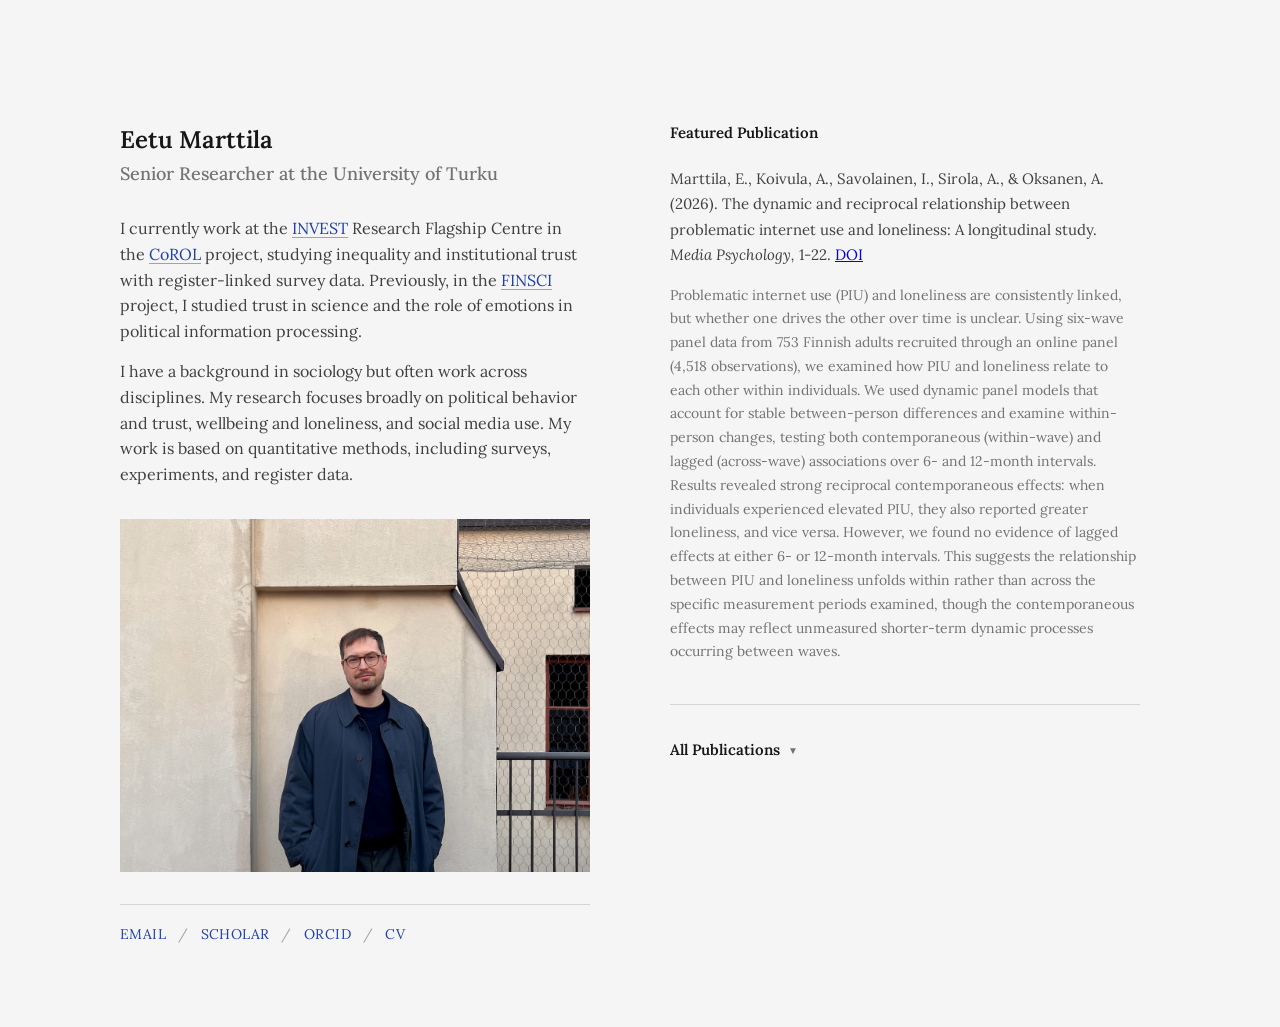
<file: index.html>
<!doctype html>
<html lang="en">
<head>
  <meta charset="utf-8" />
  <meta name="viewport" content="width=device-width, initial-scale=1" />
  <title>Eetu Marttila</title>
  <link rel="stylesheet" href="assets/style.css" />
</head>
<body>
  <div class="container">
    <div class="two-column">
      <div class="left-column">
        <h1>Eetu Marttila</h1>
        <p class="subtitle">Senior Researcher at the University of Turku</p>

        <p>I currently work at the <a href="https://invest.utu.fi/">INVEST</a> Research Flagship Centre in the <a href="https://invest.utu.fi/projects/">CoROL</a> project, studying inequality and institutional trust with register-linked survey data. Previously, in the <a href="https://www.finsci.fi/en">FINSCI</a> project, I studied trust in science and the role of emotions in political information processing.</p>

        <p>I have a background in sociology but often work across disciplines. My research focuses broadly on political behavior and trust, wellbeing and loneliness, and social media use. My work is based on quantitative methods, including surveys, experiments, and register data.</p>

        <div class="photo">
          <img src="assets/headshot.jpeg" alt="Eetu Marttila" />
        </div>
        <hr class="divider" />
        <div class="contact">
          <a href="mailto:eesama@utu.fi">Email</a>
          <span>/</span>
          <a href="https://scholar.google.com/citations?user=c2t4wvsAAAAJ" target="_blank">Scholar</a>
          <span>/</span>
          <a href="https://orcid.org/0000-0001-9119-7790" target="_blank">ORCID</a>
          <span>/</span>
          <a href="cv/cv.pdf">CV</a>
        </div>
      </div>

      <div class="right-column">
        <div class="recent-pub">
          <h2>Featured Publication</h2>
          <p class="pub-reference">Marttila, E., Koivula, A., Savolainen, I., Sirola, A., & Oksanen, A. (2026). The dynamic and reciprocal relationship between problematic internet use and loneliness: A longitudinal study. <em>Media Psychology,</em> 1-22. <a href ="https://doi.org/10.1080/15213269.2026.2633579" target="_blank">DOI</a></p>
          <p class="pub-abstract">Problematic internet use (PIU) and loneliness are consistently linked, but whether one drives the other over time is unclear. Using six-wave panel data from 753 Finnish adults recruited through an online panel (4,518 observations), we examined how PIU and loneliness relate to each other within individuals. We used dynamic panel models that account for stable between-person differences and examine within-person changes, testing both contemporaneous (within-wave) and lagged (across-wave) associations over 6- and 12-month intervals. Results revealed strong reciprocal contemporaneous effects: when individuals experienced elevated PIU, they also reported greater loneliness, and vice versa. However, we found no evidence of lagged effects at either 6- or 12-month intervals. This suggests the relationship between PIU and loneliness unfolds within rather than across the specific measurement periods examined, though the contemporaneous effects may reflect unmeasured shorter-term dynamic processes occurring between waves.</p>
        </div>
        <hr class="divider" />
        <details class="publications">
          <summary>All Publications</summary>

          <div class="publications-content">
            <h3>Peer-reviewed Articles</h3>
          <ul>
          	<li>Mäki, O., Marttila, E., Häikiö, T., Pritup, D., Elovaara, K., Kivioja, P., & Kaakinen, J. K. (2026). Conspiracy Theory Endorsement Profiles: A Cluster Validation Study. <em>European Journal of Social Psychology</em>, 56(5), 861-872. <a href ="https://doi.org/10.1002/ejsp.70080" target="_blank">DOI</a></li>
            <li>Marttila, E., Koivula, A., Savolainen, I., Sirola, A., & Oksanen, A. (2026). The Dynamic and Reciprocal Relationship Between Problematic Internet Use and Loneliness: A Longitudinal Study. <em>Media Psychology,</em> 1-22. <a href ="https://doi.org/10.1080/15213269.2026.2633579" target="_blank">DOI</a></li>
            <li>Marttila, E., & Koivula, A. (2024). Framing, emotions, and morality: Understanding media influence on moral attitudes towards the unvaccinated during COVID-19. <em>The Social Science Journal</em>, 62(2), 478-493. <a href="https://doi.org/10.1080/03623319.2024.2441897" target="_blank">DOI</a></li>
            <li>Koivula, A., Marttila, E., & Koiranen, I. (2024). Media framing and trust: A randomized survey experiment on attitudes towards the unvaccinated during the COVID-19 pandemic. <em>Social Sciences & Humanities Open</em>, 10, 101157. <a href="https://doi.org/10.1016/j.ssaho.2024.101157" target="_blank">DOI</a></li>
            <li>Koivula, A., Räsänen, P., Marttila, E., Sedgwick, D., & Hawdon, J. (2023). COVID-19 compliance and media consumption: A longitudinal study of Finland and the US during the first year of COVID-19. <em>Journal of Broadcasting & Electronic Media</em>, 67(4), 530-552. <a href="https://doi.org/10.1080/08838151.2023.2226276" target="_blank">DOI</a></li>
            <li>Marttila, E., Koivula, A., & Räsänen, P. (2021a). Cybercrime victimization and problematic social media use: Findings from a nationally representative panel study. <em>American Journal of Criminal Justice</em>, 46(6), 862-881. <a href="https://doi.org/10.1007/s12103-021-09665-2" target="_blank">DOI</a></li>
            <li>Marttila, E., Koivula, A., & Räsänen, P. (2021b). Does excessive social media use decrease subjective well-being? A longitudinal analysis of the relationship between problematic use, loneliness and life satisfaction. <em>Telematics and Informatics</em>, 59, 101556. <a href="https://doi.org/10.1016/j.tele.2020.101556" target="_blank">DOI</a></li>
            <li>Kemppainen, L., Koskinen, V., Bergroth, H., Marttila, E., & Kemppainen, T. (2021). Health and wellness–related travel: A scoping study of the literature in 2010-2018. <em>SAGE Open</em>, 11(2). <a href="https://doi.org/10.1177/21582440211013792" target="_blank">DOI</a></li>
          </ul>

          <h3>Book Chapters</h3>
          <ul>
            <li>Koivula, A., Marttila, E., & Räsänen, P. (2024). Trust in experts according to media consumption and government satisfaction in the United States and Finland. In <em>Perceptions of a Pandemic: A Cross-Continental Comparison of Citizen Perceptions, Attitudes, and Behaviors During Covid-19</em> (pp. 65-83). Emerald Publishing Limited.</li>
            <li>Marttila, E. (2021). Yksinäisyys Suomessa koronaviruspandemian aikana. In A. Koivula, P. Räsänen, N. Salminen, E. Marttila, & I. Koiranen (Eds.), <em>Digiajan ensimmäinen pandemia</em>. Turun yliopisto.</li>
          </ul>

          <h3>Work in Progress</h3>
          <ul>
            <li>Marttila, E., Kaakinen, J. K., & Koivula, A. Social deprivation and trust in science: The moderating role of political distrust. (Under review)</li>
            <li>Koivula, A., & Marttila, E. Media trust and political participation [Working title]. In F. Stiernstedt & P. Jakobsson (Eds.), <em>Handbook on Media Trust</em>. Edward Elgar. (Under review)</li>
            <li>Marttila, E., & Kaakinen, J. K. Partisan affect amplifies the effect of party cues [Working title]. (In preparation)</li>
          </ul>
          </div>
        </details>
      </div>
    </div>
  </div>
</body>
</html>
</file>
<file: assets/style.css>
@import url('https://fonts.googleapis.com/css2?family=Lora:wght@400;600&display=swap');

:root {
  --color-text: #404040;
  --color-text-bright: #171717;
  --color-text-dim: #737373;
  --color-bg: #f5f5f5;
  --color-link: #1e40af;
}

* { box-sizing: border-box; margin: 0; padding: 0; }

body {
  font-family: 'Lora', Georgia, serif;
  font-size: 16px;
  line-height: 1.7;
  color: var(--color-text);
  background: var(--color-bg);
  font-weight: 400;
}

.container {
  max-width: 1100px;
  margin: 0 auto 0 80px;
  padding: 120px 40px 80px 40px;
}

.two-column {
  display: grid;
  grid-template-columns: 1fr 1fr;
  gap: 80px;
  align-items: start;
}

.left-column h1 {
  font-size: 24px;
  font-weight: 600;
  line-height: 1.7;
  margin-bottom: 2px;
  color: var(--color-text-bright);
  letter-spacing: 0;
}

.left-column .subtitle {
  font-size: 18px;
  color: var(--color-text-dim);
  margin-bottom: 32px;
  font-weight: 500;
  line-height: 1.2;
}

.left-column p {
  margin-bottom: 15px;
  line-height: 1.6;
  font-weight: 400;
  color: var(--color-text);
  font-size: 16px;
}

.left-column a {
  color: var(--color-link);
  text-decoration: underline;
  text-decoration-color: #a3a3a3;
  text-underline-offset: 3px;
}

.left-column a:hover {
  text-decoration-color: var(--color-link);
}

.photo {
  margin-top: 32px;
  margin-bottom: 32px;
}

.photo img {
  width: 100%;
  height: auto;
  display: block;
}

.divider {
  border: none;
  border-top: 1px solid #d4d4d4;
  margin: 12px 0;
}

.contact {
  margin-top: 18px;
  font-size: 14px;
  letter-spacing: 0.03em;
  text-transform: uppercase;
  display: flex;
  flex-wrap: wrap;
  gap: 12px;
  color: var(--color-text-dim);
}

.contact a {
  color: var(--color-link);
  text-decoration: none;
  transition: color 0.2s;
}

.contact a:hover {
  color: var(--color-text-bright);
}

.contact span {
  color: #a3a3a3;
}

.recent-pub {
  margin-bottom: 40px;
}

.recent-pub h2 {
  font-size: 15px;
  font-weight: 600;
  margin-bottom: 20px;
  color: var(--color-text-bright);
  letter-spacing: 0;
}

.pub-reference {
  font-size: 15px;
  line-height: 1.7;
  color: var(--color-text);
  margin-bottom: 16px;
}

.pub-reference em {
  font-style: italic;
}

.pub-abstract {
  font-size: 14px;
  line-height: 1.7;
  color: var(--color-text-dim);
}

.publications {
  padding-top: 20px;
}

.publications summary {
  font-size: 15px;
  font-weight: 600;
  margin-bottom: 32px;
  color: var(--color-text-bright);
  letter-spacing: 0;
  cursor: pointer;
  list-style: none;
  user-select: none;
  display: flex;
  align-items: center;
  gap: 8px;
}

.publications summary::-webkit-details-marker {
  display: none;
}

.publications summary::after {
  content: '▼';
  font-size: 10px;
  transition: transform 0.2s;
  color: var(--color-text-dim);
}

.publications[open] summary::after {
  transform: rotate(180deg);
}

.publications summary:hover {
  color: var(--color-link);
}

.publications-content {
  margin-top: 32px;
}

.publications h3 {
  font-size: 13px;
  font-weight: 600;
  text-transform: uppercase;
  margin-top: 32px;
  margin-bottom: 16px;
  color: var(--color-text-bright);
  letter-spacing: 0;
}

.publications h3:first-of-type {
  margin-top: 0;
}

.publications ul {
  list-style: none;
  padding: 0;
}

.publications ul li {
  margin-bottom: 16px;
  line-height: 1.7;
  color: var(--color-text);
  font-size: 15px;
}

.publications a {
  color: var(--color-link);
  text-decoration: underline;
  text-decoration-color: #a3a3a3;
  text-underline-offset: 3px;
}

.publications a:hover {
  text-decoration-color: var(--color-link);
}

@media (max-width: 968px) {
  .two-column {
    grid-template-columns: 1fr;
    gap: 40px;
  }

  .container {
    margin: 0 auto;
    padding: 60px 28px;
  }
}
</file>
